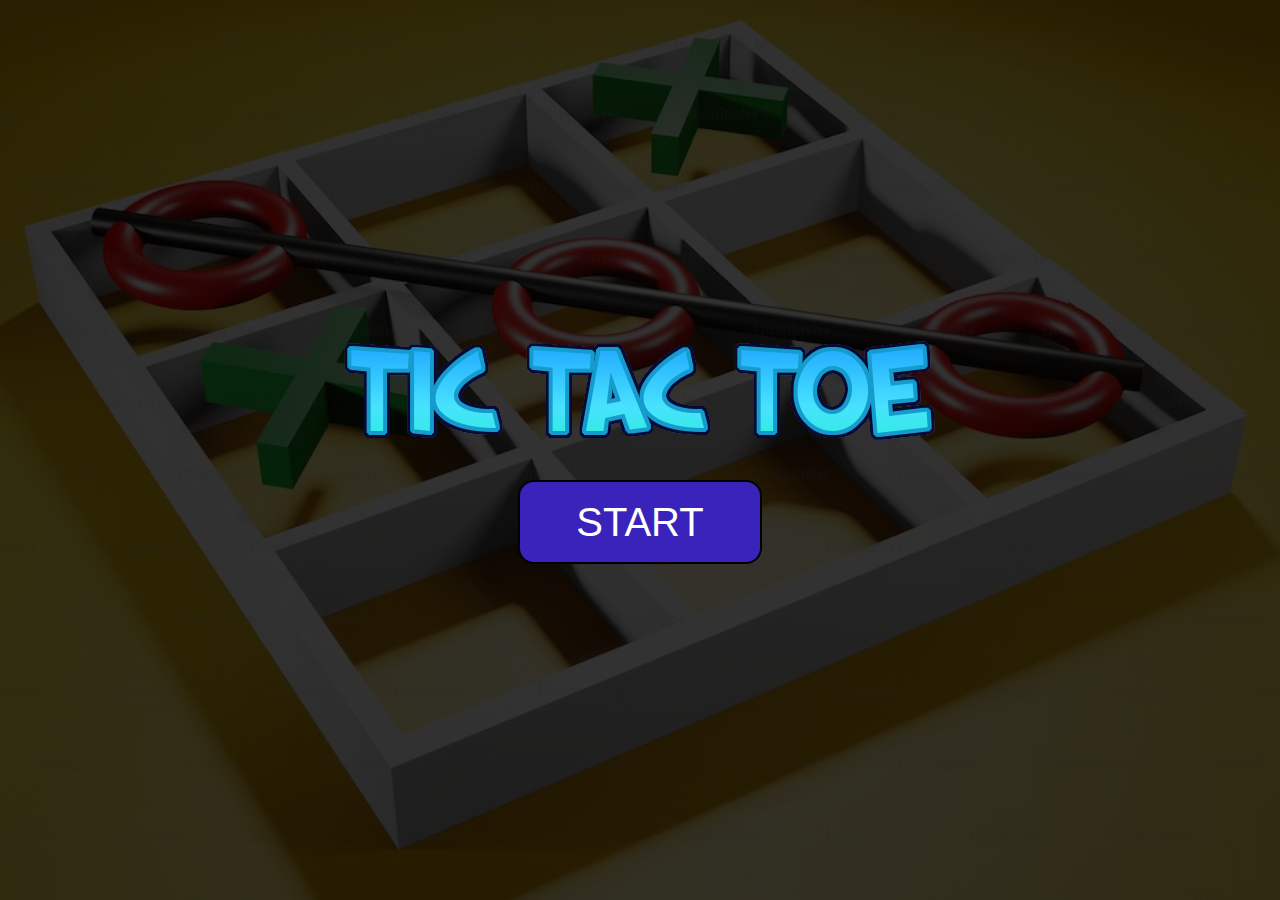
<file: index.html>
<!DOCTYPE html>
<html lang="de">
  <head>
    <meta charset="UTF-8" />
    <meta http-equiv="X-UA-Compatible" content="IE=edge" />
    <meta name="viewport" content="width=device-width, initial-scale=1.0" />
    <title>Tic Tac Toe</title>
    <link rel="stylesheet" href="style.css" />
  </head>
  <body>
    <div class="start-main">
      <img src="./img/tic-title.png" alt="" />
      <a class="btn-01" href="game.html">START</a>
    </div>
  </body>
</html>
</file>
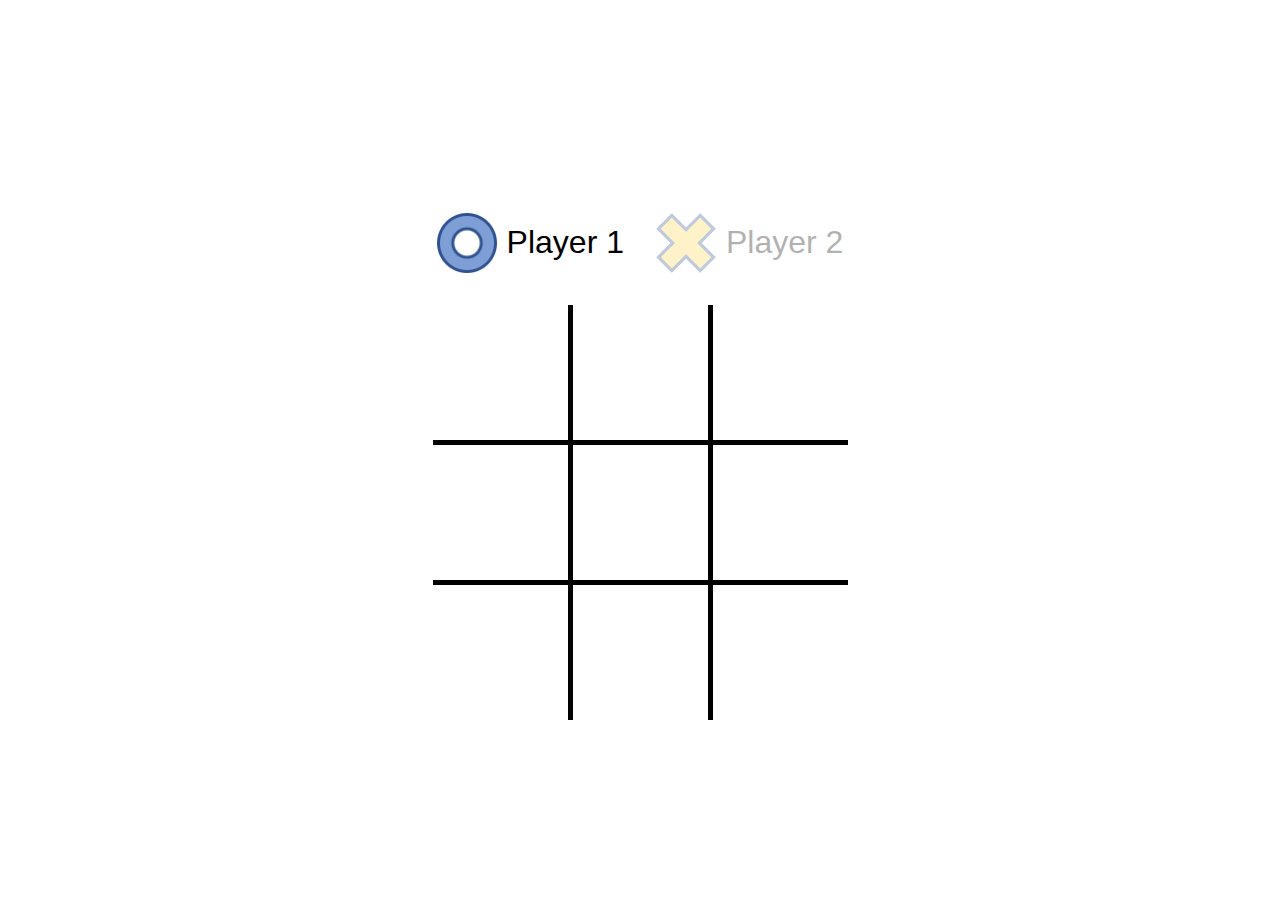
<file: game.html>
<!DOCTYPE html>
<html lang="en">
  <head>
    <meta charset="UTF-8" />
    <meta http-equiv="X-UA-Compatible" content="IE=edge" />
    <meta name="viewport" content="width=device-width, initial-scale=1.0" />
    <title>Tic Tac Toe</title>

    <link rel="stylesheet" href="style.css" />
    <link rel="icon" href="#" />
  </head>

  <body>
    <div id="game-over" class="game-over">
      <img
        id="game-over-img"
        class="d-none"
        src="./img/game-over.png"
        alt="GAME OVER"
      />
      <div class="gameover-bar">
        <a id="restart-btn" class="btn-01 d-none" onclick="restart()">
          Restart
        </a>
        <a id="main-menu-btn" class="btn-01 d-none" href="index.html">
          Main Menu
        </a>
      </div>
    </div>

    <div class="player-panel">
      <div id="player-1" class="">
        <img src="./img/circle.png" alt="" />
        Player 1
      </div>
      <div id="player-2" class="player-inactive">
        <img src="./img/cross.png" alt="" />
        Player 2
      </div>
    </div>

    <div class="game-board">
      <!-- win lines -->

      <div id="line-0" class="h-line" style="top: 62px"></div>
      <div id="line-1" class="h-line" style="top: 202px"></div>
      <div id="line-2" class="h-line" style="bottom: 62px"></div>

      <div id="line-3" class="v-line" style="left: 62px"></div>
      <div id="line-4" class="v-line" style="left: 202px"></div>
      <div id="line-5" class="v-line" style="right: 62px"></div>

      <div
        id="line-6"
        class="v-line"
        style="left: 202px; transform: rotate(-45deg) scaleX(0)"
      ></div>
      <div
        id="line-7"
        class="v-line"
        style="left: 202px; transform: rotate(45deg) scaleX(0)"
      ></div>

      <!-- Game Board -->
      <table>
        <tr>
          <td onclick="fillShape(0)">
            <img
              id="circle-0"
              class="shape d-none"
              src="./img/circle.png"
              alt=""
            />
            <img
              id="cross-0"
              class="shape d-none"
              src="./img/cross.png"
              alt=""
            />
          </td>
          <td onclick="fillShape(1)">
            <img
              id="circle-1"
              class="shape d-none"
              src="./img/circle.png"
              alt=""
            />
            <img
              id="cross-1"
              class="shape d-none"
              src="./img/cross.png"
              alt=""
            />
          </td>
          <td onclick="fillShape(2)">
            <img
              id="circle-2"
              class="shape d-none"
              src="./img/circle.png"
              alt=""
            />
            <img
              id="cross-2"
              class="shape d-none"
              src="./img/cross.png"
              alt=""
            />
          </td>
        </tr>
        <tr>
          <td onclick="fillShape(3)">
            <img
              id="circle-3"
              class="shape d-none"
              src="./img/circle.png"
              alt=""
            />
            <img
              id="cross-3"
              class="shape d-none"
              src="./img/cross.png"
              alt=""
            />
          </td>
          <td onclick="fillShape(4)">
            <img
              id="circle-4"
              class="shape d-none"
              src="./img/circle.png"
              alt=""
            />
            <img
              id="cross-4"
              class="shape d-none"
              src="./img/cross.png"
              alt=""
            />
          </td>
          <td onclick="fillShape(5)">
            <img
              id="circle-5"
              class="shape d-none"
              src="./img/circle.png"
              alt=""
            />
            <img
              id="cross-5"
              class="shape d-none"
              src="./img/cross.png"
              alt=""
            />
          </td>
        </tr>
        <tr>
          <td onclick="fillShape(6)">
            <img
              id="circle-6"
              class="shape d-none"
              src="./img/circle.png"
              alt=""
            />
            <img
              id="cross-6"
              class="shape d-none"
              src="./img/cross.png"
              alt=""
            />
          </td>
          <td onclick="fillShape(7)">
            <img
              id="circle-7"
              class="shape d-none"
              src="./img/circle.png"
              alt=""
            />
            <img
              id="cross-7"
              class="shape d-none"
              src="./img/cross.png"
              alt=""
            />
          </td>
          <td onclick="fillShape(8)">
            <img
              id="circle-8"
              class="shape d-none"
              src="./img/circle.png"
              alt=""
            />
            <img
              id="cross-8"
              class="shape d-none"
              src="./img/cross.png"
              alt=""
            />
          </td>
        </tr>
      </table>
    </div>

    <script src="script.js"></script>
  </body>
</html>
</file>
<file: style.css>
/* Main */

body {
  display: flex;
  flex-direction: column;
  justify-content: center;
  align-items: center;

  height: 100vh;

  margin: 0;

  font-family: Arial, Helvetica, sans-serif;
}

/* Player Panel */

.player-panel {
  display: flex;

  font-size: 32px;
}

.player-panel div {
  display: flex;
  align-items: center;

  margin: 32px 16px;
}

.player-panel img {
  width: 60px;
  height: 60px;

  margin-right: 10px;
}

.game-board {
  position: relative;
}

.player-inactive {
  opacity: 0.3;
}

/* win lines */

.h-line {
  position: absolute;
  right: 60px;
  left: 60px;

  height: 10px;

  background-color: rgb(22, 204, 46);

  transform: scaleX(0);
  transition: transform 225ms ease-in-out;
}

.v-line {
  position: absolute;
  top: 60px;
  bottom: 60px;

  width: 10px;

  background-color: rgb(22, 204, 46);

  transform: scaleY(0);
  transition: transform 225ms ease-in-out;
}

.make-vertical {
  transform: rotate(90deg);
}

/* Game Board */

table {
  border-collapse: collapse;
}

tr {
  width: 399px;
}

td {
  position: relative;

  width: 133px;
  height: 133px;

  border: 5px solid #000;
  cursor: pointer;
}

td:hover {
  background-color: rgba(25, 221, 0, 0.2);
}

table tr:first-child td {
  border-top: 0;
}

table tr td:first-child {
  border-left: 0;
}

table tr:last-child td {
  border-bottom: 0;
}

table tr td:last-child {
  border-right: 0;
}

/* Images */

.shape {
  position: absolute;
  top: 26px;
  left: 26px;

  width: 80px;
  height: 80px;
}

.d-none {
  display: none !important;
}

/* Game Over */

.game-over {
  display: flex;
  flex-direction: column;
  justify-content: center;
  align-items: center;

  position: absolute;

  z-index: 10;
}

#game-over-img {
  width: 70vw;

  animation: zoomIn 225ms ease-in-out;
}

.gameover-bar {
  display: flex;
  gap: 40px;
}

@keyframes zoomIn {
  from {
    opacity: 0;
    transform: scale(0);
  }
  to {
    opacity: 1;
    transform: scale(1);
  }
}

.btn-01 {
  display: flex;
  justify-content: center;
  align-items: center;

  width: 240px;
  height: 80px;

  margin: 10px 0;

  background-color: #3a23ba;
  border: 2px solid #000;
  border-radius: 16px;
  color: #fff;
  cursor: pointer;
  font-size: 40px;
  text-decoration: none;

  z-index: 2;
}

.btn-01:hover {
  background-color: rgb(88, 65, 213);
}

/* TITLE SCREEN */

.start-main {
  display: flex;
  flex-direction: column;
  justify-content: center;
  align-items: center;

  width: 100vw;
  height: 100vh;
  background-image: url(./img/ttt-bg-01.jpg);
  background-repeat: no-repeat;
  background-position: center;
  background-size: cover;
  box-shadow: inset 0 0 0 1000px rgba(0, 0, 0, 0.8);
}

.txt-title {
  color: #fff;
  font-size: 48px;
}

/* TITEL SCREEN END */
</file>
